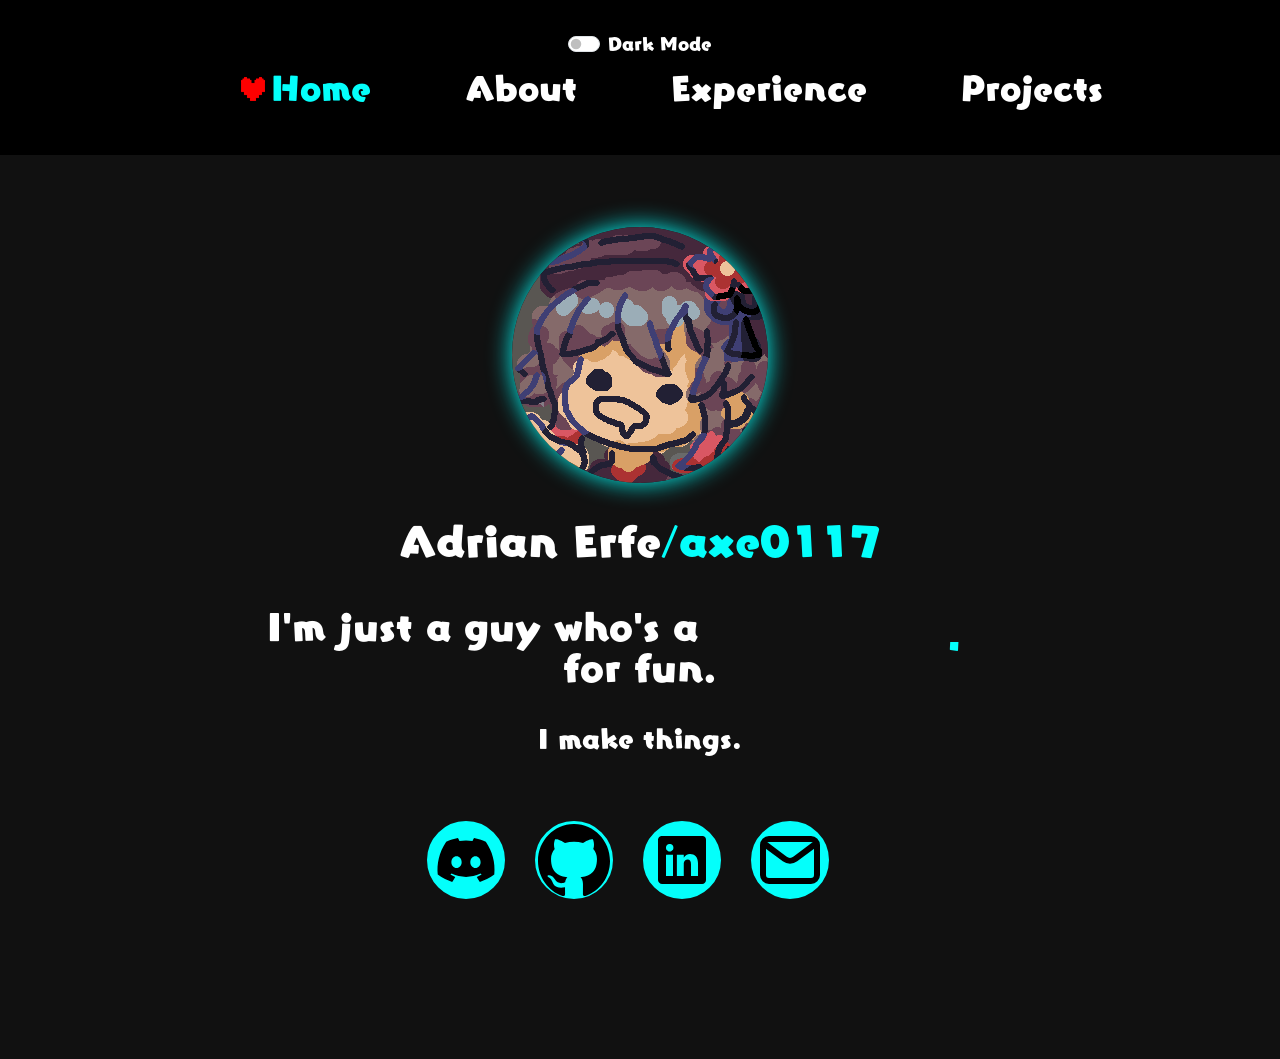
<file: index.html>
<!doctype html>
<html lang="en">
	<head>
		<meta charset="UTF-8" />
		<meta
			name="viewport"
			content="width=device-width, initial-scale=1.0"
		/>
		<title>Adrian Erfe's Portfolio</title>
		<link
			href="https://cdn.jsdelivr.net/npm/bootstrap@5.3.8/dist/css/bootstrap.min.css"
			rel="stylesheet"
			integrity="sha384-sRIl4kxILFvY47J16cr9ZwB07vP4J8+LH7qKQnuqkuIAvNWLzeN8tE5YBujZqJLB"
			crossorigin="anonymous"
		/>
		<link
			rel="stylesheet"
			href="style.css"
			type="text/css"
		/>
		<link rel="icon" href="axetao.ico">
	</head>
	<body>
		<header class="header">
			<div class="form-check form-switch">
				<input
					class="form-check-input"
					type="checkbox"
					role="switch"
					id="toggleButton"
				/>
				<label
					class="form-check-label"
					for="toggleButton"
					id="toggleLabel"
					>Dark Mode</label
				>
			</div>
			<!-- <div class="image-container">
				<img
					src="ogudance.gif"
					alt="Default View"
					class="img-base"
				/>
				<img
					src="ogucaprun.gif"
					alt="Hover View"
					class="img-hover"
				/>
			</div> -->

			<nav class="navbar">
				<a
					href="index.html"
					class="active"
					><img
						src="soul.png"
						alt="Soul Icon"
					/>
					Home</a
				>
				<a href="about.html"
					><img
						src="soul.png"
						alt="Soul Icon"
					/>
					About</a
				>
				<a href="exp.html"
					><img
						src="soul.png"
						alt="Soul Icon"
					/>
					Experience</a
				>
				<a href="project.html"
					><img
						src="soul.png"
						alt="Soul Icon"
					/>
					Projects</a
				>
			</nav>
		</header>
		<main>
			<section
				class="home"
				id="home"
			>
				<div class="pfp">
					<img src="axetao.png" />
				</div>

				<div class="home-content">
					<h1>Adrian Erfe<span>/axe0117</span></h1>
					<h3 class="text-animation">
						I'm just a guy who's a <span></span> <br />for fun.
					</h3>

					<p>I make things.</p>

					<div class="socials">
						<a
							href="https://discord.com/users/353742902524116992"
							target="_blank"
							><img src="disc.svg"
						/></a>
						<a
							href="https://github.com/axe0117"
							target="_blank"
							><img src="github.svg"
						/></a>
						<a
							href="https://www.linkedin.com/in/adrian-erfe-664bb723a/"
							target="_blank"
							><img src="li.svg"
						/></a>
						<a
							href="mailto:axe0117@gmail.com"
							target="_blank"
							><img src="email.svg"
						/></a>
					</div>
				</div>
			</section>
			<footer>
				<div
					class="corner-image"
					id="cornerImage"
				>
					<a href="#">
						<img
							src="miku-point.gif"
							alt="Corner decoration"
						/>
					</a>
				</div>
			</footer>
		</main>
		<script
			src="https://cdn.jsdelivr.net/npm/bootstrap@5.3.8/dist/js/bootstrap.bundle.min.js"
			integrity="sha384-FKyoEForCGlyvwx9Hj09JcYn3nv7wiPVlz7YYwJrWVcXK/BmnVDxM+D2scQbITxI"
			crossorigin="anonymous"
		></script>
		<script src="script.js"></script>
	</body>
</html>
</file>
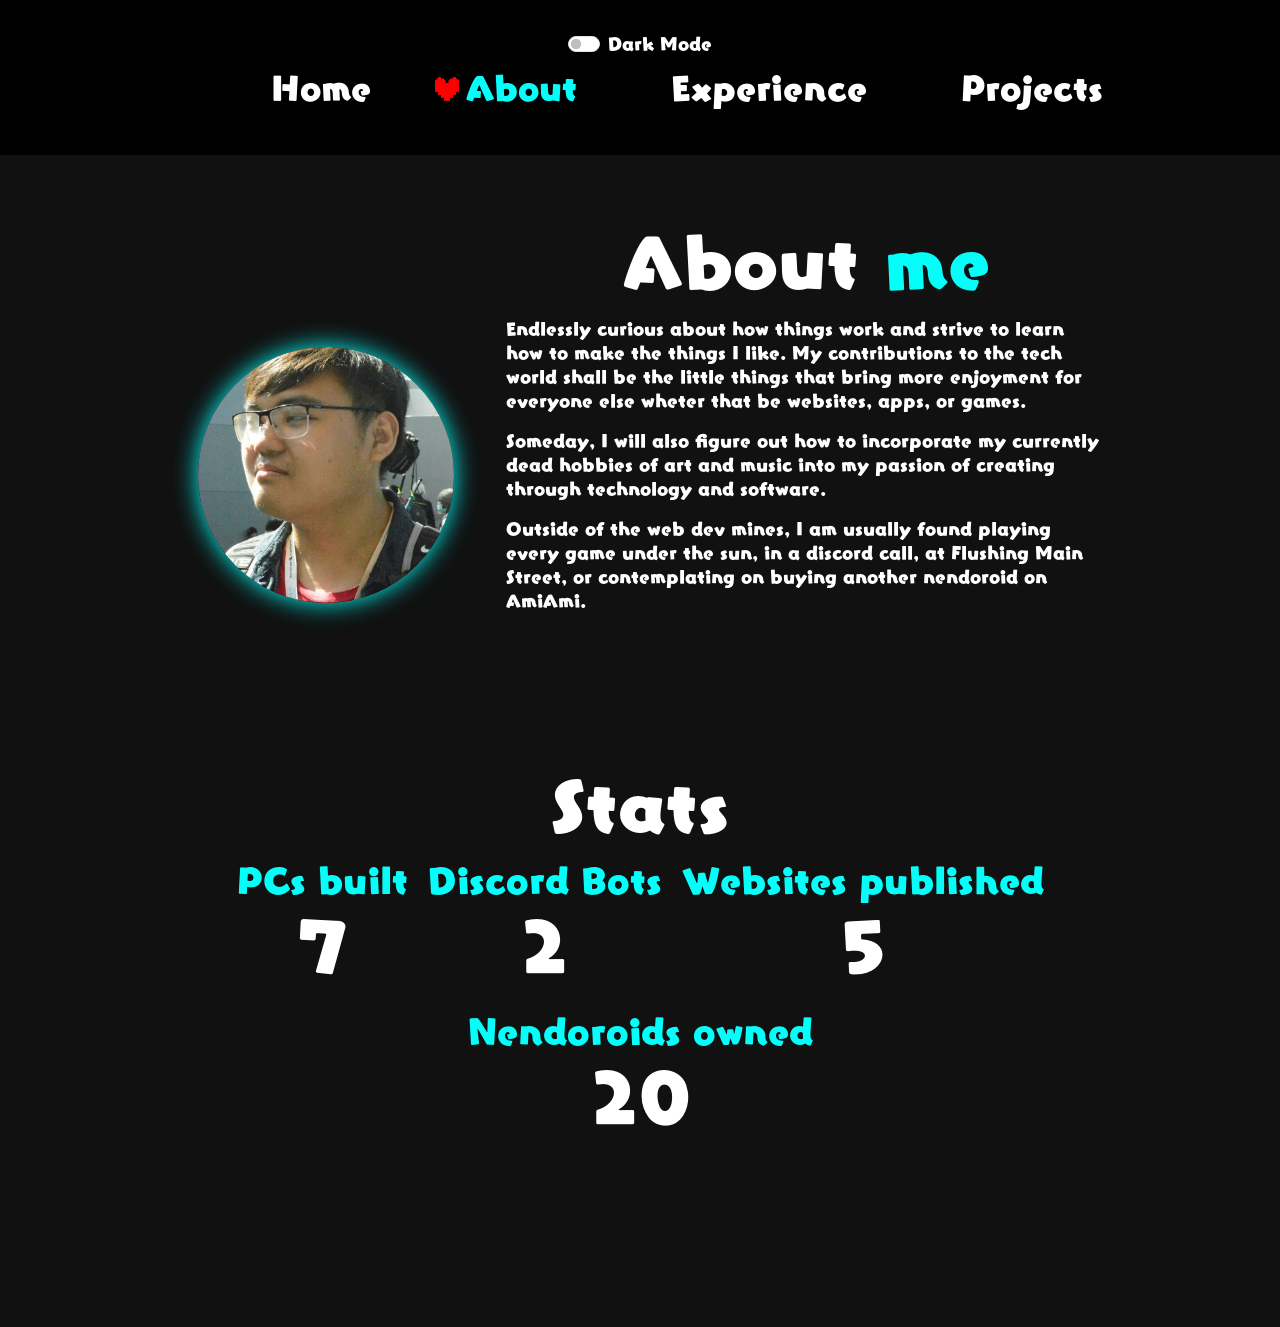
<file: about.html>
<!doctype html>
<html lang="en">
	<head>
		<meta charset="UTF-8" />
		<meta
			name="viewport"
			content="width=device-width, initial-scale=1.0"
		/>
		<title>Adrian Erfe's Portfolio</title>

		<link
			href="https://cdn.jsdelivr.net/npm/bootstrap@5.3.8/dist/css/bootstrap.min.css"
			rel="stylesheet"
			integrity="sha384-sRIl4kxILFvY47J16cr9ZwB07vP4J8+LH7qKQnuqkuIAvNWLzeN8tE5YBujZqJLB"
			crossorigin="anonymous"
		/>
		<!-- putting my style.css file here so that it can override 
		 	 the bootstrap css file for some specific elements -->
		<link
			rel="stylesheet"
			href="style.css"
			type="text/css"
		/>
		<link rel="icon" href="axetao.ico"/>
	</head>
	<body>
		<header class="header">
			<div class="form-check form-switch">
				<input
					class="form-check-input"
					type="checkbox"
					role="switch"
					id="toggleButton"
				/>
				<label
					class="form-check-label"
					for="toggleButton"
					id="toggleLabel"
					>Dark Mode</label
				>
			</div>
			<!-- <div class="image-container">
				<img
					src="ogudance.gif"
					alt="Default View"
					class="img-base"
				/>
				<img
					src="ogucaprun.gif"
					alt="Hover View"
					class="img-hover"
				/>
			</div> -->

			<nav class="navbar">
				<a href="index.html"
					><img
						src="soul.png"
						alt="Soul Icon"
					/>
					Home</a
				>
				<a
					href="about.html"
					class="active"
					><img
						src="soul.png"
						alt="Soul Icon"
					/>
					About</a
				>
				<a href="exp.html"
					><img
						src="soul.png"
						alt="Soul Icon"
					/>
					Experience</a
				>
				<a href="project.html"
					><img
						src="soul.png"
						alt="Soul Icon"
					/>
					Projects</a
				>
			</nav>
		</header>

		<section class="page-section">
			<div class="about-container">
				<div class="pfp">
					<img src="drian.jpg" />
				</div>
				<div class="about-article">
					<h1 class="about-title">About <span>me</span></h1>
					<p>
						Endlessly curious about how things work and strive to learn how to
						make the things I like. My contributions to the tech world shall be
						the little things that bring more enjoyment for everyone else wheter
						that be websites, apps, or games.
					</p>
					<p>
						Someday, I will also figure out how to incorporate my currently dead
						hobbies of art and music into my passion of creating through
						technology and software.
					</p>
					<p>
						Outside of the web dev mines, I am usually found playing every game
						under the sun, in a discord call, at Flushing Main Street, or
						contemplating on buying another nendoroid on AmiAmi.
					</p>
				</div>
			</div>
		</section>

		<section class="page-section">
			<h1 class="about-title">Stats</h1>
			<div class="stats">
				<div class="stats-card">
					<h2 class="stats-name">PCs built</h2>
					<h1 class="stats-number">7</h1>
				</div>
				<div class="stats-card">
					<h2 class="stats-name">Discord Bots</h2>
					<h1 class="stats-number">2</h1>
				</div>
				<div class="stats-card">
					<h2 class="stats-name">Websites published</h2>
					<h1 class="stats-number">5</h1>
				</div>
				<div class="stats-card">
					<h2 class="stats-name">Nendoroids owned</h2>
					<h1 class="stats-number">20</h1>
				</div>
			</div>
		</section>
		<footer>
			<div
				class="corner-image"
				id="cornerImage"
			>
				<a href="#">
					<img
						src="miku-point.gif"
						alt="Corner decoration"
					/>
				</a>
			</div>
		</footer>
		<script
			src="https://cdn.jsdelivr.net/npm/bootstrap@5.3.8/dist/js/bootstrap.bundle.min.js"
			integrity="sha384-FKyoEForCGlyvwx9Hj09JcYn3nv7wiPVlz7YYwJrWVcXK/BmnVDxM+D2scQbITxI"
			crossorigin="anonymous"
		></script>
		<script src="script.js"></script>
	</body>
</html>
</file>
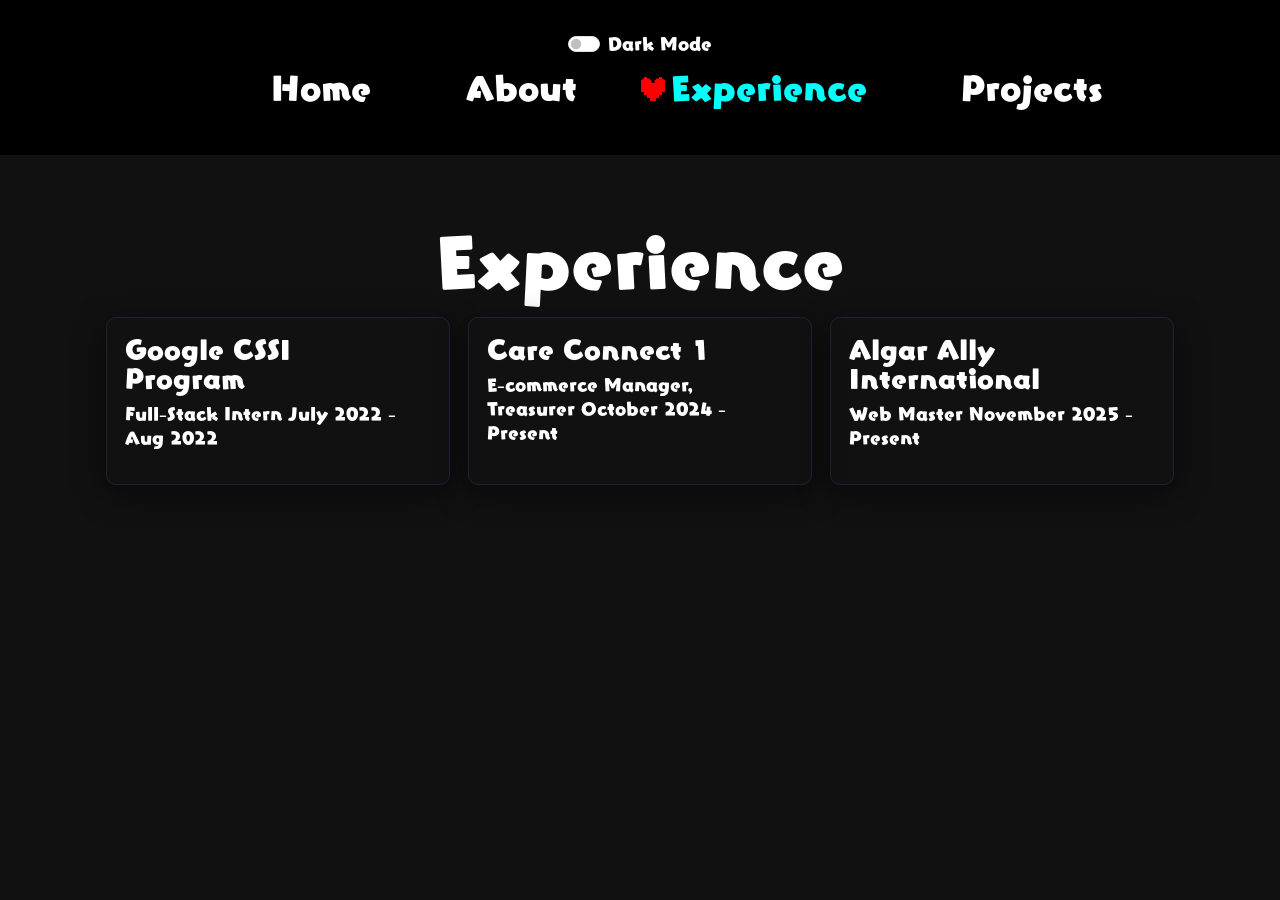
<file: exp.html>
<!doctype html>
<html lang="en">
	<head>
		<meta charset="UTF-8" />
		<meta
			name="viewport"
			content="width=device-width, initial-scale=1.0"
		/>
		<title>Adrian Erfe's Portfolio</title>

		<link
			href="https://cdn.jsdelivr.net/npm/bootstrap@5.3.8/dist/css/bootstrap.min.css"
			rel="stylesheet"
			integrity="sha384-sRIl4kxILFvY47J16cr9ZwB07vP4J8+LH7qKQnuqkuIAvNWLzeN8tE5YBujZqJLB"
			crossorigin="anonymous"
		/>
		<!-- putting my style.css file here so that it can override 
		 	 the bootstrap css file for some specific elements -->
		<link
			rel="stylesheet"
			href="style.css"
			type="text/css"
		/>
		<link rel="icon" href="axetao.ico"/>
	</head>
	<body>
		<header class="header">
			<div class="form-check form-switch">
				<input
					class="form-check-input"
					type="checkbox"
					role="switch"
					id="toggleButton"
				/>
				<label
					class="form-check-label"
					for="toggleButton"
					id="toggleLabel"
					>Dark Mode</label
				>
			</div>
			<!-- <div class="image-container">
				<img
					src="ogudance.gif"
					alt="Default View"
					class="img-base"
				/>
				<img
					src="ogucaprun.gif"
					alt="Hover View"
					class="img-hover"
				/>
			</div> -->

			<nav class="navbar">
				<a href="index.html"
					><img
						src="soul.png"
						alt="Soul Icon"
					/>
					Home</a
				>
				<a href="about.html"
					><img
						src="soul.png"
						alt="Soul Icon"
					/>
					About</a
				>
				<a
					href="exp.html"
					class="active"
					><img
						src="soul.png"
						alt="Soul Icon"
					/>
					Experience</a
				>
				<a href="project.html"
					><img
						src="soul.png"
						alt="Soul Icon"
					/>
					Projects</a
				>
			</nav>
		</header>

		<main>
			<section class="page-section">
				<h1 class="about-title">Experience</h1>
				<div class="card-grid">
					<div class="proj-card">
						<div class="card-top">
							<button
								class="accordion-button card-toggle"
								type="button"
								data-bs-toggle="collapse"
								data-bs-target="#collapseOne"
								aria-expanded="false"
								aria-controls="collapseOne"
							>
								<h4>Google CSSI Program</h4>
								<p>Full-Stack Intern July 2022 - Aug 2022</p>
							</button>
						</div>
						<div
							id="collapseOne"
							class="accordion-collapse collapse"
						>
							<div class="accordion-body">
								<ul>
									<li>
										<p>
											Participated in a 4-week intensive computer science summer
											program for eager computer science students
										</p>
									</li>
									<li>
										<p>
											Completed an introductory project-based HTML/CSS and
											JavaScript curriculum taught by Google engineers
										</p>
									</li>
									<li>
										<p>
											Collaborated in the development of a website using
											HTML/CSS + JavaScript to track the statistics and provide
											all related resources for Covid-19.
										</p>
									</li>
									<li>
										<p>
											Delivered a collaborative final project presentation and
											live demonstration to Google Staff and Community Leaders
										</p>
									</li>
								</ul>
							</div>
						</div>
					</div>
					<div class="proj-card">
						<div class="card-top">
							<button
								class="accordion-button card-toggle"
								type="button"
								data-bs-toggle="collapse"
								data-bs-target="#collapseTwo"
								aria-expanded="false"
								aria-controls="collapseTwo"
							>
								<h4>Care Connect 1</h4>
								<p>E-commerce Manager, Treasurer October 2024 - Present</p>
							</button>
						</div>
						<div
							id="collapseTwo"
							class="accordion-collapse collapse"
						>
							<div class="accordion-body">
								<ul>
									<li>
										<p>
											Created the careconnect1.com website, business email, and
											graphics including logos, flyers, business cards, and
											pamphlets.
										</p>
									</li>
									<li>
										<p>
											Managed the company’s monthly spending including
											maintaining the domain name and other business expenses
										</p>
									</li>
									<li>
										<p>
											Participated in networking and advertising efforts for the
											company
										</p>
									</li>
									<li>
										<p>
											Facilitated major team plans and communications using
											Clickup, WhatsApp, Facebook Messenger, and Zoom.
										</p>
									</li>
								</ul>
							</div>
						</div>
					</div>
					<div class="proj-card">
						<div class="card-top">
							<button
								class="accordion-button card-toggle"
								type="button"
								data-bs-toggle="collapse"
								data-bs-target="#collapseThree"
								aria-expanded="false"
								aria-controls="collapseThree"
							>
								<h4>Algar Ally International</h4>
								<p>Web Master November 2025 - Present</p>
							</button>
						</div>
						<div
							id="collapseThree"
							class="accordion-collapse collapse"
						>
							<div class="accordion-body">
								<ul>
									<li>
										<p>
											Participated in a 4-week intensive computer science summer
											program for eager computer science students
										</p>
									</li>
									<li>
										<p>
											Completed an introductory project-based HTML/CSS and
											JavaScript curriculum taught by Google engineers
										</p>
									</li>
									<li>
										<p>
											Collaborated in the development of a website using
											HTML/CSS + JavaScript to track the statistics and provide
											all related resources for Covid-19.
										</p>
									</li>
									<li>
										<p>
											Delivered a collaborative final project presentation and
											live demonstration to Google Staff and Community Leaders
										</p>
									</li>
								</ul>
							</div>
						</div>
					</div>
				</div>
			</section>
		</main>

		<footer>
			<div
				class="corner-image"
				id="cornerImage"
			>
				<a href="#">
					<img
						src="miku-point.gif"
						alt="Corner decoration"
					/>
				</a>
			</div>
		</footer>
		<script
			src="https://cdn.jsdelivr.net/npm/bootstrap@5.3.8/dist/js/bootstrap.bundle.min.js"
			integrity="sha384-FKyoEForCGlyvwx9Hj09JcYn3nv7wiPVlz7YYwJrWVcXK/BmnVDxM+D2scQbITxI"
			crossorigin="anonymous"
		></script>
		<script src="script.js"></script>
	</body>
</html>
</file>
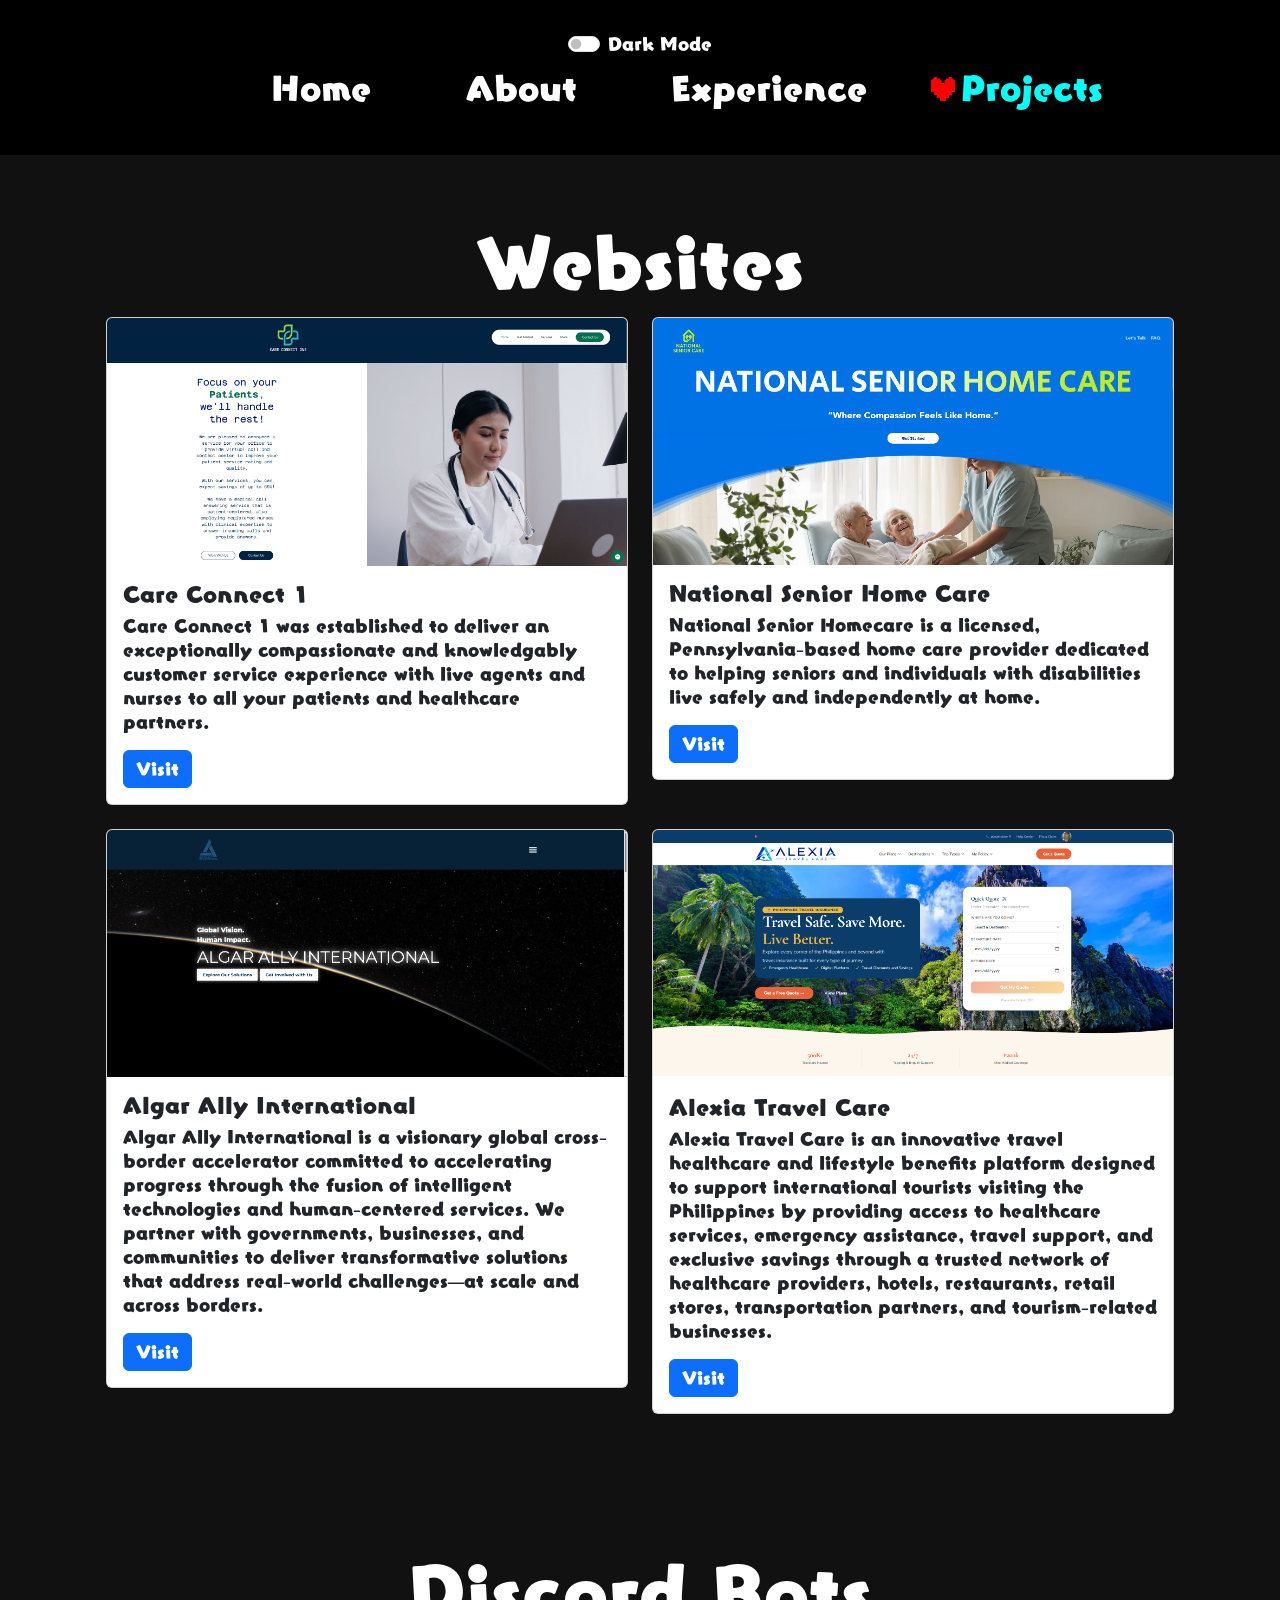
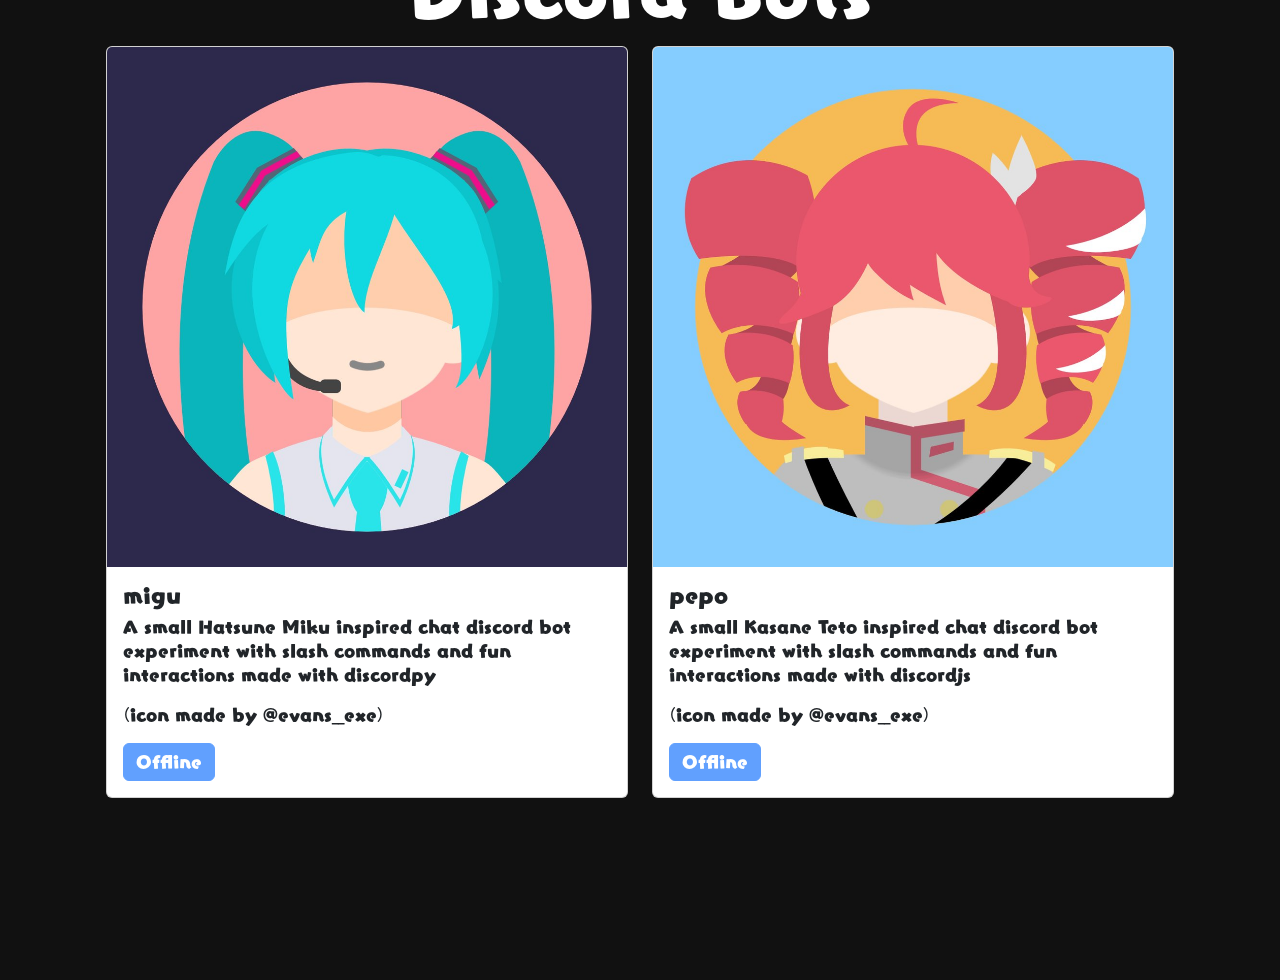
<file: project.html>
<!doctype html>
<html lang="en">
	<head>
		<meta charset="UTF-8" />
		<meta
			name="viewport"
			content="width=device-width, initial-scale=1.0"
		/>
		<title>Adrian Erfe's Portfolio</title>

		<link
			href="https://cdn.jsdelivr.net/npm/bootstrap@5.3.8/dist/css/bootstrap.min.css"
			rel="stylesheet"
			integrity="sha384-sRIl4kxILFvY47J16cr9ZwB07vP4J8+LH7qKQnuqkuIAvNWLzeN8tE5YBujZqJLB"
			crossorigin="anonymous"
		/>
		<!-- putting my style.css file here so that it can override 
		 	 the bootstrap css file for some specific elements -->
		<link
			rel="stylesheet"
			href="style.css"
			type="text/css"
		/>
		<link rel="icon" href="axetao.ico"/>
	</head>
	<body>
		<header class="header">
			<div class="form-check form-switch">
				<input
					class="form-check-input"
					type="checkbox"
					role="switch"
					id="toggleButton"
				/>
				<label
					class="form-check-label"
					for="toggleButton"
					id="toggleLabel"
					>Dark Mode</label
				>
			</div>
			<!-- <div class="image-container">
				<img
					src="ogudance.gif"
					alt="Default View"
					class="img-base"
				/>
				<img
					src="ogucaprun.gif"
					alt="Hover View"
					class="img-hover"
				/>
			</div> -->

			<nav class="navbar">
				<a href="index.html"
					><img
						src="soul.png"
						alt="Soul Icon"
					/>
					Home</a
				>
				<a href="about.html"
					><img
						src="soul.png"
						alt="Soul Icon"
					/>
					About</a
				>
				<a href="exp.html"
					><img
						src="soul.png"
						alt="Soul Icon"
					/>
					Experience</a
				>
				<a
					href="project.html"
					class="active"
					><img
						src="soul.png"
						alt="Soul Icon"
					/>
					Projects</a
				>
			</nav>
		</header>
		<main>
			<section class="page-section">
				<h1 class="about-title">Websites</h1>
				<div class="row row-cols-1 row-cols-md-2 g-4">
					<div class="col">
						<div class="card">
							<img
								src="cc1.png"
								class="card-img-top"
								alt="..."
							/>
							<div class="card-body">
								<h5 class="card-title">Care Connect 1</h5>
								<p class="card-text">
									Care Connect 1 was established to deliver an exceptionally
									compassionate and knowledgably customer service experience
									with live agents and nurses to all your patients and
									healthcare partners.
								</p>
								<a
									href="https://www.careconnect1.com"
									target="_blank"
									class="btn btn-primary"
									>Visit</a
								>
							</div>
						</div>
					</div>
					<div class="col">
						<div class="card">
							<img
								src="nshc.png"
								class="card-img-top"
								alt="..."
							/>
							<div class="card-body">
								<h5 class="card-title">National Senior Home Care</h5>
								<p class="card-text">
									National Senior Homecare is a licensed, Pennsylvania-based
									home care provider dedicated to helping seniors and
									individuals with disabilities live safely and independently at
									home.
								</p>
								<a
									href="https://www.nationalseniorhomecare.com"
									target="_blank"
									class="btn btn-primary"
									>Visit</a
								>
							</div>
						</div>
					</div>
					<div class="col">
						<div class="card">
							<img
								src="aaint.png"
								class="card-img-top"
								alt="..."
							/>
							<div class="card-body">
								<h5 class="card-title">Algar Ally International</h5>
								<p class="card-text">
									Algar Ally International is a visionary global cross-border
									accelerator committed to accelerating progress through the
									fusion of intelligent technologies and human-centered
									services. We partner with governments, businesses, and
									communities to deliver transformative solutions that address
									real-world challenges—at scale and across borders.
								</p>
								<a
									href="https://www.algarallyinternational.org/"
									target="_blank"
									class="btn btn-primary"
									>Visit</a
								>
							</div>
						</div>
					</div>
					<div class="col">
						<div class="card">
							<img
								src="atc.png"
								class="card-img-top"
								alt="..."
							/>
							<div class="card-body">
								<h5 class="card-title">Alexia Travel Care</h5>
								<p class="card-text">
									Alexia Travel Care is an innovative travel healthcare and
									lifestyle benefits platform designed to support international
									tourists visiting the Philippines by providing access to
									healthcare services, emergency assistance, travel support, and
									exclusive savings through a trusted network of healthcare
									providers, hotels, restaurants, retail stores, transportation
									partners, and tourism-related businesses.
								</p>
								<a
									href="https://www.alexiatravelcare.com"
									target="_blank"
									class="btn btn-primary"
									>Visit</a
								>
							</div>
						</div>
					</div>
				</div>
			</section>
			<section class="page-section">
				<h1 class="about-title">Discord Bots</h1>
				<div class="row row-cols-1 row-cols-md-2 g-4">
					<div class="col">
						<div class="card">
							<img
								src="migu.png"
								class="card-img-top"
								alt="..."
							/>
							<div class="card-body">
								<h5 class="card-title">migu</h5>
								<p class="card-text">
									A small Hatsune Miku inspired chat discord bot experiment with
									slash commands and fun interactions made with discordpy
								</p>
								<p>(icon made by @evans__exe)</p>
								<a
									href="https://discord.com/oauth2/authorize?client_id=1361441336397529229"
									target="_blank"
									class="btn btn-primary disabled"
									>Offline</a
								>
							</div>
						</div>
					</div>
					<div class="col">
						<div class="card">
							<img
								src="pepo.png"
								class="card-img-top"
								alt="..."
							/>
							<div class="card-body">
								<h5 class="card-title">pepo</h5>
								<p class="card-text">
									A small Kasane Teto inspired chat discord bot experiment with
									slash commands and fun interactions made with discordjs
								</p>
								<p>(icon made by @evans__exe)</p>
								<a
									href="https://discord.com/oauth2/authorize?client_id=1362052078318653620"
									target="_blank"
									class="btn btn-primary disabled"
									>Offline</a
								>
							</div>
						</div>
					</div>
				</div>
			</section>
		</main>
		<footer>
			<div
				class="corner-image"
				id="cornerImage"
			>
				<a href="#">
					<img
						src="miku-point.gif"
						alt="Corner decoration"
					/>
				</a>
			</div>
		</footer>
		<script
			src="https://cdn.jsdelivr.net/npm/bootstrap@5.3.8/dist/js/bootstrap.bundle.min.js"
			integrity="sha384-FKyoEForCGlyvwx9Hj09JcYn3nv7wiPVlz7YYwJrWVcXK/BmnVDxM+D2scQbITxI"
			crossorigin="anonymous"
		></script>
		<script src="script.js"></script>
	</body>
</html>
</file>
<file: style.css>
@font-face {
	/*all this work just to use the niche font I want */
	font-family: 'FOT-Yuruka Std';
	src: url(fonts/FOT-Yuruka\ Std.woff2);
}

* {
	margin: 0;
	padding: 0;
	box-sizing: border-box;
	text-decoration: none;
	border: none;
	outline: none;
	scroll-behavior: smooth;
	font-family: 'FOT-Yuruka Std';
}

:root {
	--bg-color: #111111;
	--second-bg-color: #151515;
	--text-color: white;
	--toggle-color: white;
	--main-color: #04fffb;
	--social-color: #04fffb;
	--nav-color: #04fffb;
}

html {
	scroll-behavior: smooth;
	overflow-x: hidden;
	cursor: url('soul.png'), auto;
}

body {
	background: var(--bg-color);
	color: var(--text-color);
}

h1 {
	text-align: center;
	font-size: 64px;
	font-family: 'FOT-Yuruka Std';
}

header {
	top: 0;
	left: 0;
	width: 100%;
	padding: 2rem 9%;
	background-color: black;
	display: flex;
	flex-direction: column;
	justify-content: space-between; /* main axis */
	align-items: center; /* cross axis */
	z-index: 100;
}

.logo {
	font-size: 3rem;
	color: var(--text-color);
	cursor: url('soul.png'), auto;
	transition: 0.3s ease-in-out;
}

.logo:hover {
	transform: scale(1.1);
}

a {
	list-style: none;
	text-decoration: none;
	margin: 0;
	padding: 0;
	font-size: 28px;
}

.btn:hover {
	cursor: url('soul.png'), auto;
}

.navbar a {
	font-size: 1.9rem;
	color: white;
	margin-left: 4rem;
	font-weight: 500;
	transition: 0.3 ease-in-out;
	border-bottom: 3px solid transparent;
	display: inline-flex;
	align-items: center;
	gap: 0.4rem;
	white-space: nowrap;
}

.navbar a:hover,
.navbar a.active {
	color: var(--nav-color);
	cursor: url('soul.png'), auto;
}

.navbar img {
	opacity: 0;
	object-fit: contain;
	flex-shrink: 0;
}
.navbar a.active img {
	opacity: 1;
}

#menu-icon {
	font-size: 3.6rem;
	color: var(--main-color);
	display: none;
}

section {
	min-height: 50vh;
	/* padding: 10rem 9% 10rem; */
}

.home {
	display: flex;
	justify-content: center;
	align-items: center;
	flex-direction: column;
	gap: 1rem;
}
.home-content {
	display: flex;
	align-items: center;
	justify-content: center;
	flex-direction: column;
	text-align: center;
	margin-top: 3rem;
}
.home-content h1 {
	margin-bottom: 10px;
}
span {
	color: var(--main-color);
}
.logo span {
	color: var(--main-color);
}
.home-content h3 {
	margin-bottom: 2rem;
	margin-top: 1rem;
}
.home-content h1 {
	font-size: clamp(2rem, 3vw, 4rem);
	font-weight: 700;
	/* margin-top: 1.5rem; */
	line-height: 1;
	padding-bottom: 20px;
}

.pfp {
	margin: 1.5rem;
	border-radius: 50%;
}

.pfp img {
	position: relative;
	top: 3rem;
	width: 256px;
	border-radius: 50%;
	box-shadow: 0 0 25px var(--main-color);
	/* cursor: url('soul.png'), auto; */
	transition: 0.4s ease-in-out;
}
/* .home-img img:hover {
	box-shadow:
		0 0 50px orange,
		0 0 100px orange;
} */
.home-content p {
	font-size: 1.5rem;
	font-weight: 500;
	max-width: 1000px;
}

.text-animation {
	font-size: clamp(10px, 4vw, 34px);
	font-weight: 600;
	min-width: 280px;
	white-space: nowrap;
	overflow: hidden;
}
.text-animation span {
	position: relative;
}
.text-animation span::before {
	content: 'Web Developer';
	color: var(--main-color);
	animation: words 20s infinite;
}
.text-animation span::after {
	content: '';
	background-color: var(--bg-color);
	position: absolute;
	width: calc(100% + 8px);
	height: 103%;
	border-left: 3px solid var(--bg-color);
	right: -8px;
	animation:
		cursor 0.6s infinite,
		typing 20s steps(15) infinite;
}
@keyframes cursor {
	to {
		border-left: 2px solid var(--main-color);
	}
}
@keyframes words {
	0%,
	20% {
		content: 'Web Developer';
	}
	21%,
	40% {
		content: 'App Developer';
	}
	41%,
	60% {
		content: 'Game Developer';
	}
	61%,
	80% {
		content: '3D Animator';
	}
	81%,
	100% {
		content: 'Software Tester';
	}
}
@keyframes typing {
	10%,
	15%,
	30%,
	35%,
	50%,
	55%,
	70%,
	75%,
	90%,
	95% {
		width: 0;
	}
	5%,
	20%,
	25%,
	40%,
	45%,
	60%,
	65%,
	80%,
	85% {
		width: calc(100% + 8px);
	}
}

.socials img {
	width: 4.5rem;
	height: 4.5rem;
}
.socials a {
	display: inline-flex;
	justify-content: center;
	align-items: center;
	background-color: var(--social-color);
	border: 0.2rem solid var(--social-color);
	border-radius: 50%;
	color: var(--main-color);
	margin: 3rem 1.5rem 3rem 0;
	transition: 0.3 ease-in-out;
	cursor: url("soul.png");
}

.socials a:hover {
	transform: scale(1.3) translateY(-5px);
	box-shadow: 0 0 25px var(--social-color);
}

/* ----------------------------oguri running css---------------------------------------- */
.image-container {
	flex-shrink: 0.5;
	position: relative;
	width: 256px;
	height: 256px;
}

.image-container img {
	top: 0;
	left: 0;
	width: 100%;
	height: 100%;
	object-fit: contain;
	position: absolute;
}

.img-hover {
	opacity: 0;
}

.image-container:hover .img-hover {
	opacity: 1;
}
.image-container:hover .img-base {
	opacity: 0;
}

/* --------------about css------------------------------ */

.page-section {
	animation: fadeInUp 0.6s ease-out forwards;

	max-width: 1100px;
	margin: 0 auto;

	padding: 70px 16px;
}

.about-container {
	display: flex;
	align-items: center;
	gap: 28px;
	flex-wrap: wrap;
	justify-content: center;
}

.about-article {
	max-width: 600px;
	box-sizing: border-box;
}

.about-title {
	margin-bottom: 1rem;
}

.stats {
	display: flex;
	flex-direction: row;
	justify-content: center;
	gap: 20px;
	flex-wrap: wrap;
}
.stats-card {
	display: flex;
	flex-direction: column;
	justify-content: center;
	text-align: center;
}

.stats-name {
	color: var(--main-color);
}

/* --------------exp--------------------- */

/* ----------------proj----------------- */
.card-grid {
	display: grid;
	grid-template-columns: repeat(auto-fit, minmax(300px, 1fr));
	gap: 18px;
}

.proj-card {
	background: var(--panel);
	padding: 18px;
	border-radius: 10px;
	border: 1px solid rgba(163, 112, 255, 0.15);
	box-shadow: 0 8px 30px rgba(0, 0, 0, 0.55);
	list-style: none;
	display: flex;
	flex-direction: column;
	justify-content: space-between;
	align-items: left;
	cursor: pointer;
	outline: none;
}

.card-top {
	display: flex;
	flex-direction: column;
	gap: 6px;
	padding-right: 12px;
}

.card-toggle {
	display: block;
	width: 100%;
	background: none;
	border: none;
	padding: 0;
	margin: 0;
	text-align: left;
	cursor: pointer;
}

.card-toggle h4,
.card-toggle p {
	/* keep whatever margin/font styles h4 and p already had */
	pointer-events: none; /* prevents inner elements from stealing the click target oddly */
}
/* -----------------------------view transition css---------------------------------------- */
@media (prefers-reduced-motion: no-preference) {
	@view-transition {
		navigation: auto;
	}

	::view-transition-group(page-content) {
		animation-duration: 1s;
		animation-timing-function: ease;
	}

	::view-transition-old(page-content) {
		animation-name: slide-out;
	}

	::view-transition-new(page-content) {
		animation-name: slide-in;
	}

	main {
		view-transition-name: page-content;
	}

	.card img,
	.hero-image {
		view-transition-name: article-image;
	}

	@keyframes slide-out {
		to {
			translate: -100vw;
		}
	}

	@keyframes slide-in {
		to {
			translate: 100vw;
		}
	}
}

/* ----------make the dark fountain------------ */
.light-mode {
	--bg-color: #ffffff;
	--text-color: #121212;
	--main-color: blue;
	--social-color: transparent;
}
.form-check-label {
	color: var(--toggle-color);
}

/*--------------------------back to top miku-------------------*/
footer {
	margin-top: 7rem;
}
.corner-image {
	position: fixed;
	bottom: 0;
	left: 0;
	width: 120px; /* adjust to taste */
	opacity: 0;
	transform: translateY(20px);
	pointer-events: none; /* ignores clicks while hidden */
	transition:
		opacity 0.4s ease,
		transform 0.4s ease;
	z-index: 999;
}

.corner-image.visible {
	opacity: 1;
	transform: translateY(0);
	pointer-events: auto;
}

.corner-image img {
	width: 100%;
	height: auto;
	display: block;
}
</file>
